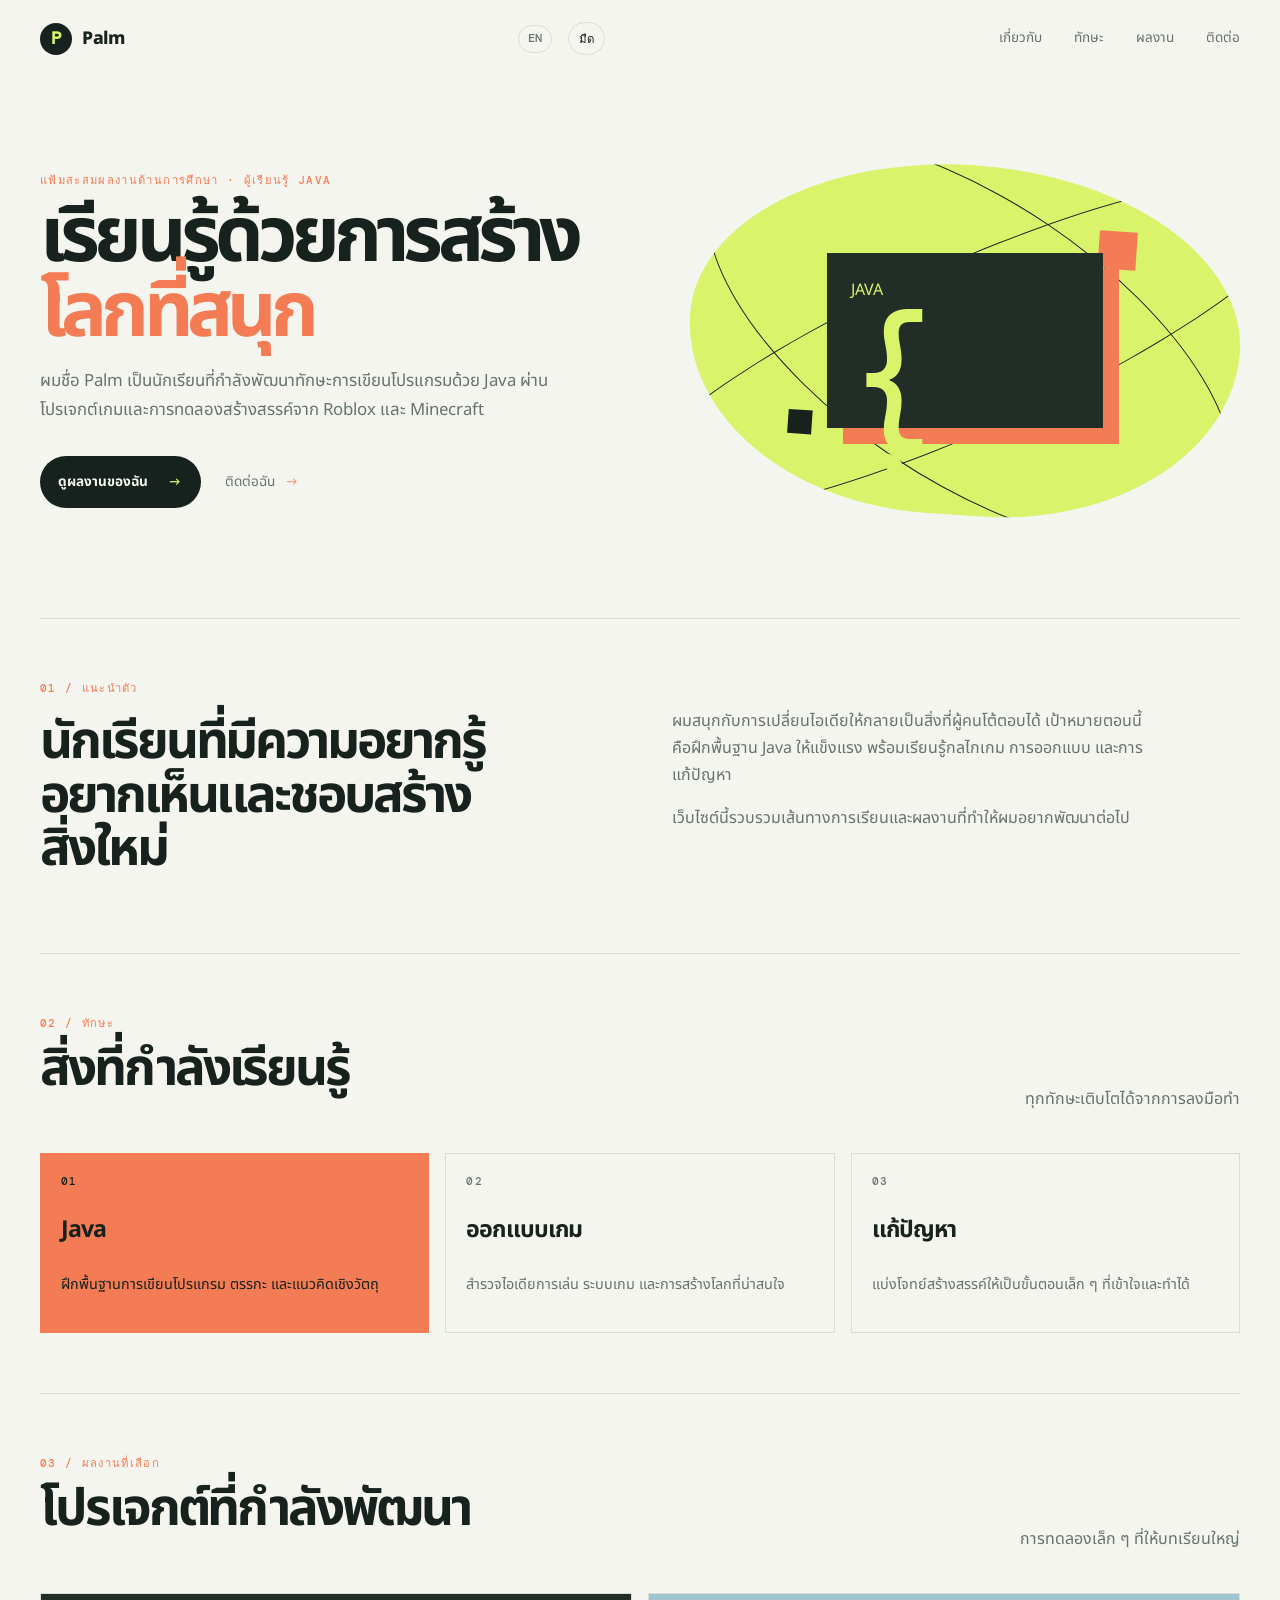
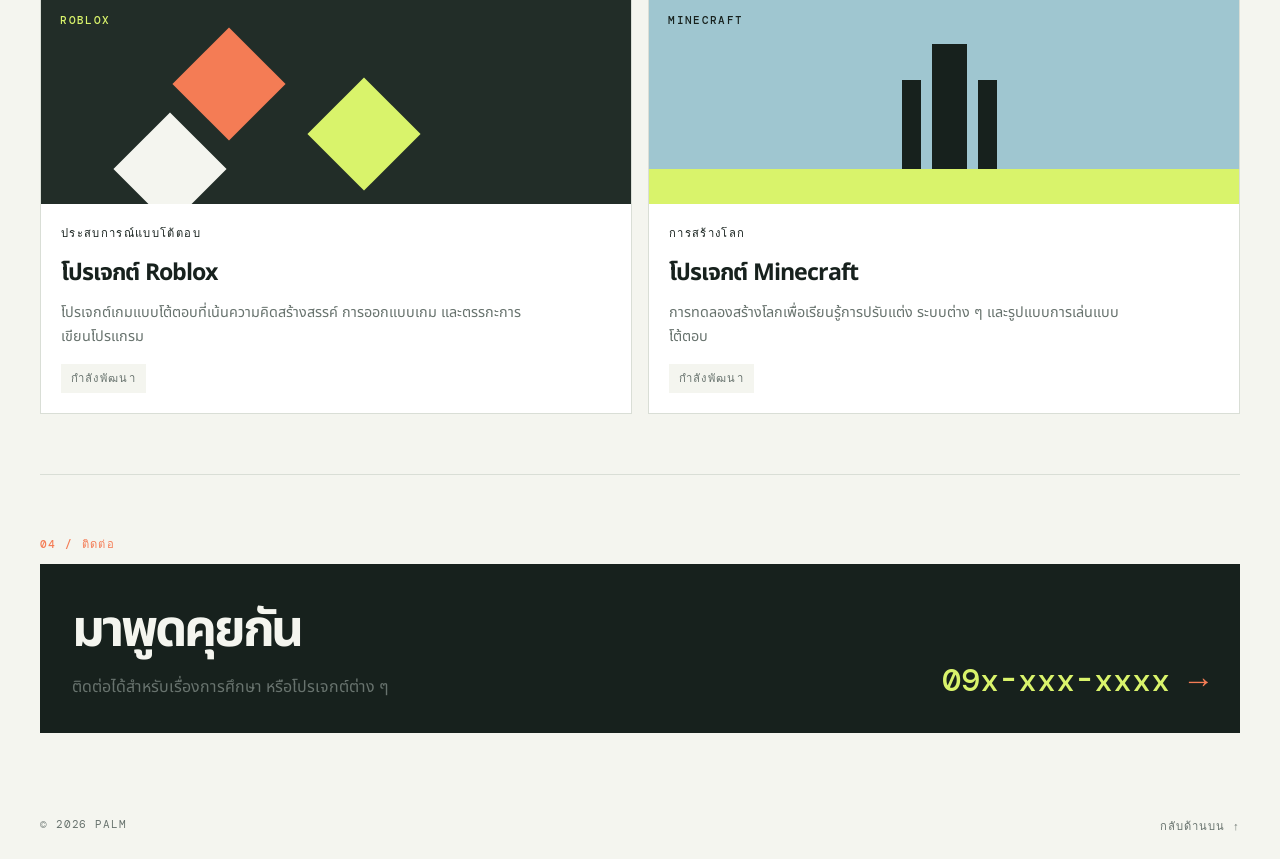
<file: index.html>
<!doctype html>
<html lang="th">
  <head>
    <meta charset="UTF-8" />
    <meta name="viewport" content="width=device-width, initial-scale=1.0" />
    <meta name="description" content="แฟ้มสะสมผลงานด้านการศึกษาและ Java ของ Palm" />
    <title>Palm | แฟ้มสะสมผลงาน</title>
    <link rel="stylesheet" href="css/style.css" />
    <script src="js/script.js" defer></script>
  </head>
  <body>
    <header class="site-header" id="top">
      <a class="brand" href="#top" aria-label="หน้าแรก Palm"><span class="brand-mark">P</span><span>Palm</span></a>
      <div class="header-actions">
        <a class="language-switch" href="en.html" lang="en">EN</a>
        <button class="theme-toggle" type="button" aria-pressed="false" aria-label="เปลี่ยนเป็นโหมดมืด"><span class="theme-label">มืด</span></button>
        <button class="menu-toggle" type="button" aria-expanded="false" aria-controls="site-nav"><span class="sr-only">เปิดหรือปิดเมนู</span><span></span><span></span><span></span></button>
      </div>
      <nav class="site-nav" id="site-nav" aria-label="เมนูหลัก"><a href="#about">เกี่ยวกับ</a><a href="#skills">ทักษะ</a><a href="#projects">ผลงาน</a><a href="#contact">ติดต่อ</a></nav>
    </header>

    <main>
      <section class="hero section-shell" id="about">
        <div class="hero-copy">
          <p class="eyebrow">แฟ้มสะสมผลงานด้านการศึกษา · ผู้เรียนรู้ Java</p>
          <h1>เรียนรู้ด้วยการสร้าง <em>โลกที่สนุก</em></h1>
          <p class="hero-text">ผมชื่อ Palm เป็นนักเรียนที่กำลังพัฒนาทักษะการเขียนโปรแกรมด้วย Java ผ่านโปรเจกต์เกมและการทดลองสร้างสรรค์จาก Roblox และ Minecraft</p>
          <div class="hero-actions"><a class="button button-primary" href="#projects">ดูผลงานของฉัน <span>&rarr;</span></a><a class="text-link" href="#contact">ติดต่อฉัน <span>&rarr;</span></a></div>
        </div>
        <div class="hero-art" aria-label="ภาพประกอบแนวพิกเซล" role="img"><div class="orbit orbit-one"></div><div class="orbit orbit-two"></div><div class="pixel pixel-one"></div><div class="pixel pixel-two"></div><div class="pixel pixel-three"></div><div class="art-card"><span>JAVA</span><strong>{ }</strong><small>สร้างและเรียนรู้</small></div></div>
      </section>

      <section class="intro section-shell">
        <p class="section-kicker">01 / แนะนำตัว</p>
        <div class="intro-grid"><h2>นักเรียนที่มีความอยากรู้อยากเห็นและชอบสร้างสิ่งใหม่</h2><div><p>ผมสนุกกับการเปลี่ยนไอเดียให้กลายเป็นสิ่งที่ผู้คนโต้ตอบได้ เป้าหมายตอนนี้คือฝึกพื้นฐาน Java ให้แข็งแรง พร้อมเรียนรู้กลไกเกม การออกแบบ และการแก้ปัญหา</p><p>เว็บไซต์นี้รวบรวมเส้นทางการเรียนและผลงานที่ทำให้ผมอยากพัฒนาต่อไป</p></div></div>
      </section>

      <section class="skills section-shell" id="skills">
        <div class="section-heading"><div><p class="section-kicker">02 / ทักษะ</p><h2>สิ่งที่กำลังเรียนรู้</h2></div><p>ทุกทักษะเติบโตได้จากการลงมือทำ</p></div>
        <div class="skill-grid"><article class="skill-card featured"><span class="skill-number">01</span><h3>Java</h3><p>ฝึกพื้นฐานการเขียนโปรแกรม ตรรกะ และแนวคิดเชิงวัตถุ</p></article><article class="skill-card"><span class="skill-number">02</span><h3>ออกแบบเกม</h3><p>สำรวจไอเดียการเล่น ระบบเกม และการสร้างโลกที่น่าสนใจ</p></article><article class="skill-card"><span class="skill-number">03</span><h3>แก้ปัญหา</h3><p>แบ่งโจทย์สร้างสรรค์ให้เป็นขั้นตอนเล็ก ๆ ที่เข้าใจและทำได้</p></article></div>
      </section>

      <section class="projects section-shell" id="projects">
        <div class="section-heading"><div><p class="section-kicker">03 / ผลงานที่เลือก</p><h2>โปรเจกต์ที่กำลังพัฒนา</h2></div><p>การทดลองเล็ก ๆ ที่ให้บทเรียนใหญ่</p></div>
        <div class="project-grid">
          <article class="project-card project-roblox"><div class="project-visual"><span class="visual-label">ROBLOX</span><span class="cube cube-a"></span><span class="cube cube-b"></span><span class="cube cube-c"></span></div><div class="project-content"><p class="project-type">ประสบการณ์แบบโต้ตอบ</p><h3>โปรเจกต์ Roblox</h3><p>โปรเจกต์เกมแบบโต้ตอบที่เน้นความคิดสร้างสรรค์ การออกแบบเกม และตรรกะการเขียนโปรแกรม</p><span class="project-status">กำลังพัฒนา</span></div></article>
          <article class="project-card project-minecraft"><div class="project-visual"><span class="visual-label">MINECRAFT</span><span class="pixel-tree"></span><span class="pixel-ground"></span></div><div class="project-content"><p class="project-type">การสร้างโลก</p><h3>โปรเจกต์ Minecraft</h3><p>การทดลองสร้างโลกเพื่อเรียนรู้การปรับแต่ง ระบบต่าง ๆ และรูปแบบการเล่นแบบโต้ตอบ</p><span class="project-status">กำลังพัฒนา</span></div></article>
        </div>
      </section>

      <section class="contact section-shell" id="contact"><p class="section-kicker">04 / ติดต่อ</p><div class="contact-box"><div><h2>มาพูดคุยกัน</h2><p>ติดต่อได้สำหรับเรื่องการศึกษา หรือโปรเจกต์ต่าง ๆ</p></div><a class="contact-number" href="tel:09x-xxx-xxxx">09x-xxx-xxxx <span>&rarr;</span></a></div></section>
    </main>
    <footer class="site-footer section-shell"><span>&copy; <span id="year">2026</span> Palm</span><a href="#top">กลับด้านบน &uarr;</a></footer>
  </body>
</html>
</file>
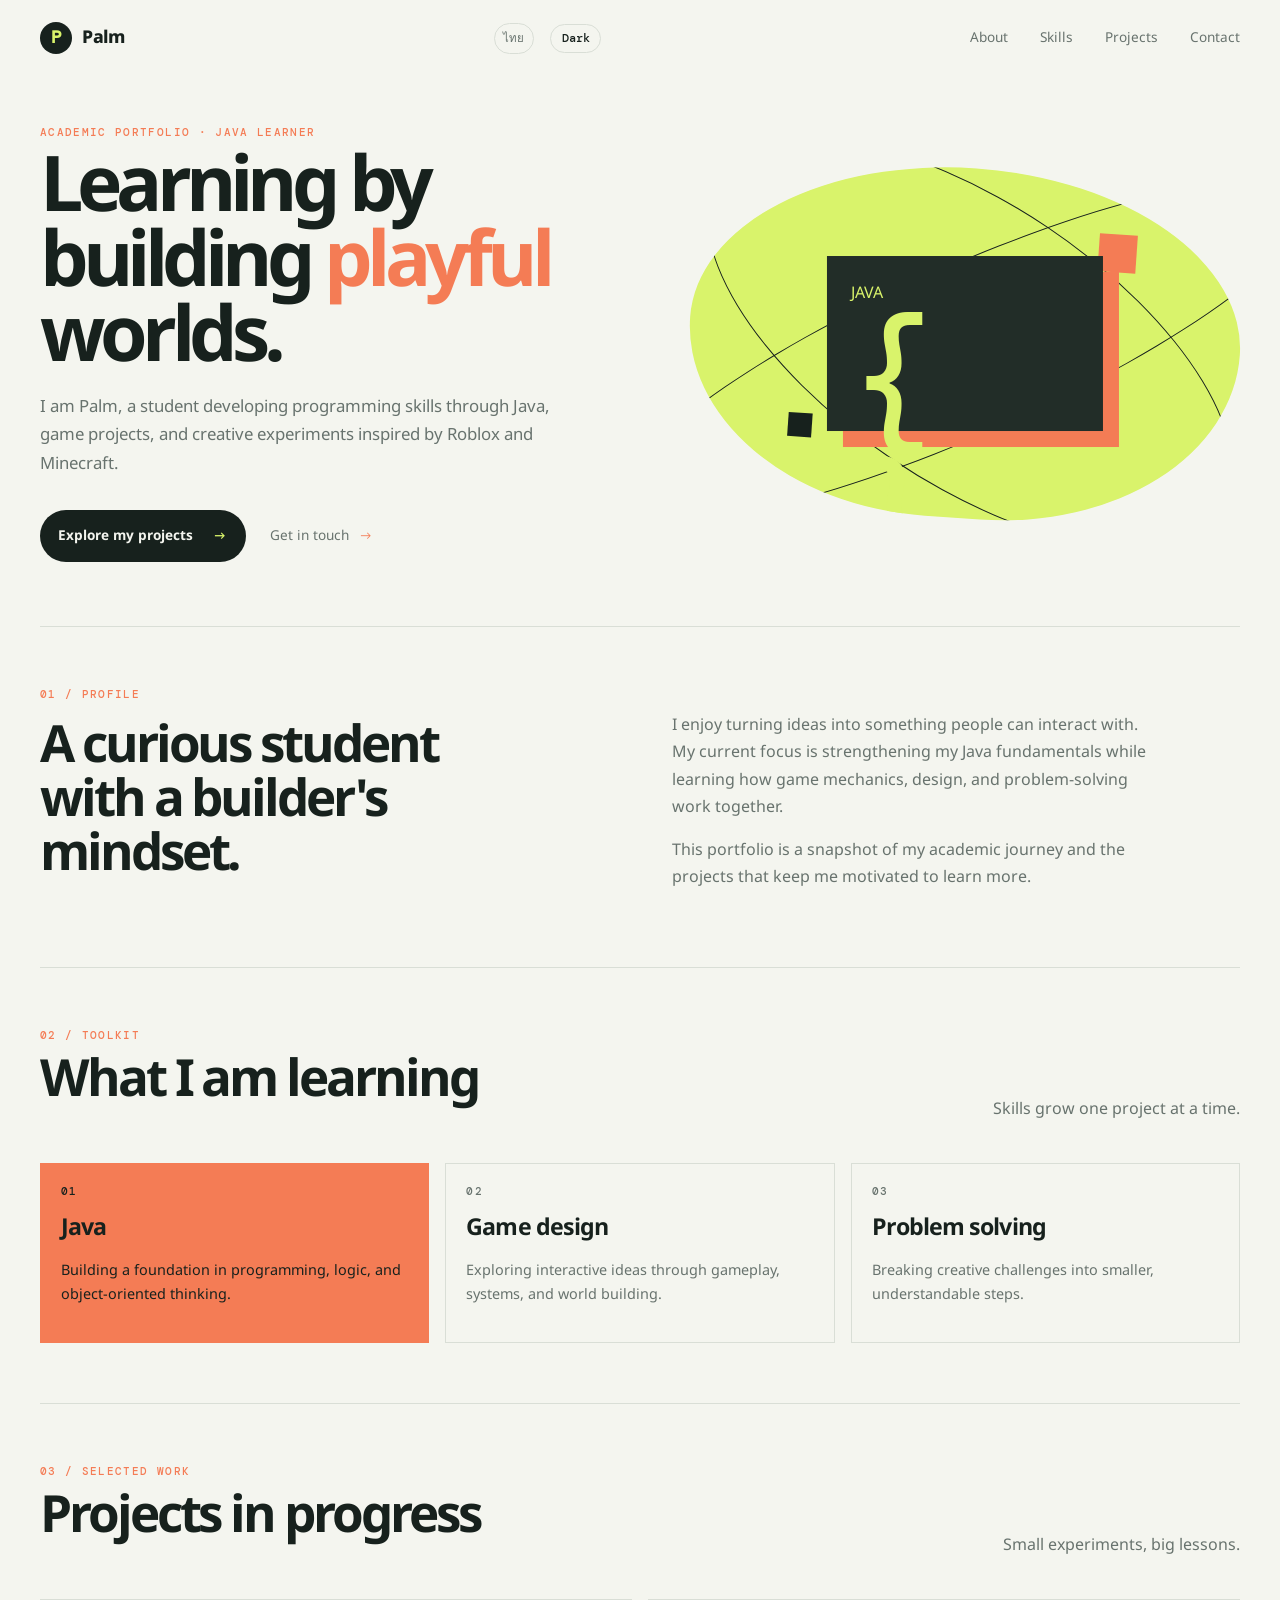
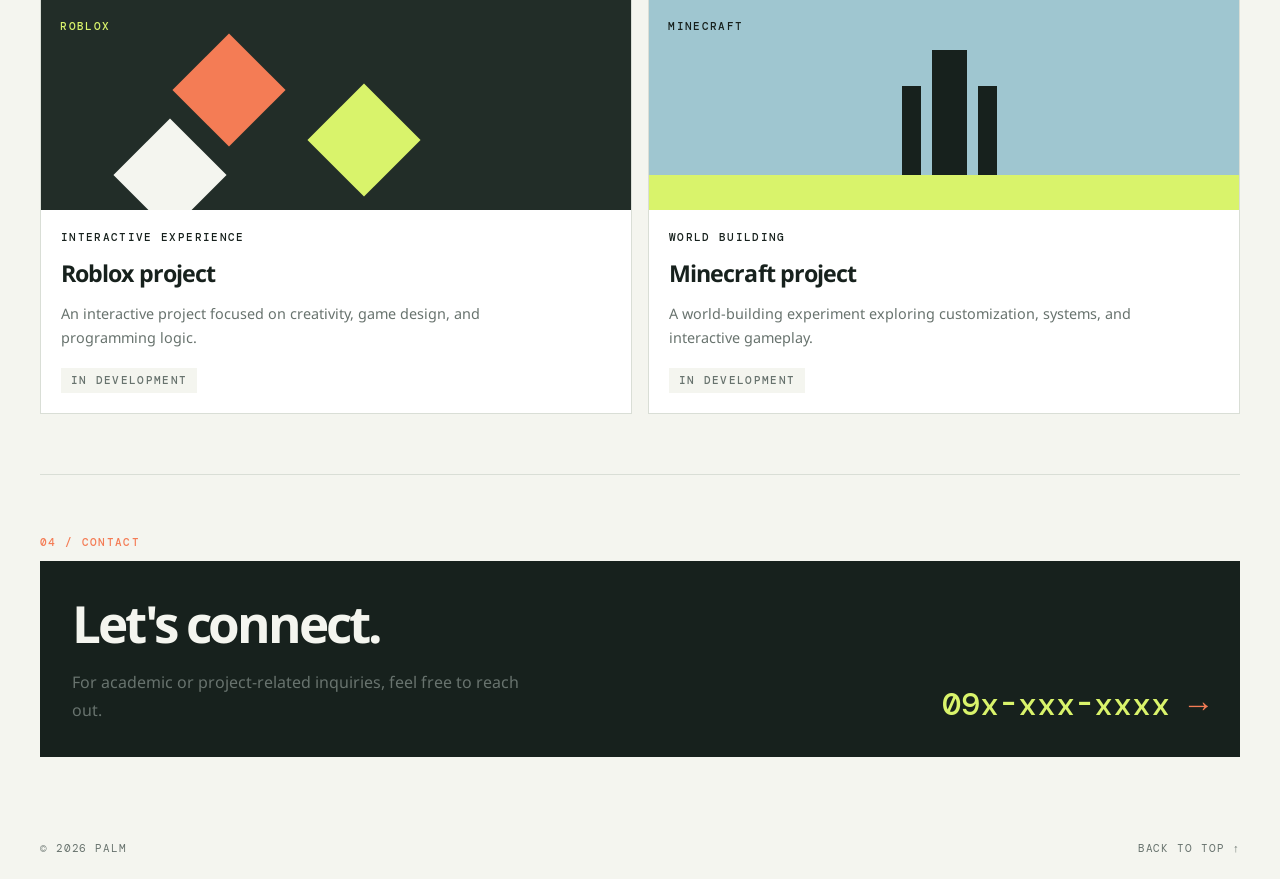
<file: en.html>
<!doctype html>
<html lang="en">
  <head>
    <meta charset="UTF-8" />
    <meta name="viewport" content="width=device-width, initial-scale=1.0" />
    <meta name="description" content="Palm's academic resume and Java portfolio." />
    <title>Palm | Academic Portfolio</title>
    <link rel="stylesheet" href="css/style.css" />
    <script src="js/script.js" defer></script>
  </head>
  <body>
    <header class="site-header" id="top">
      <a class="brand" href="#top" aria-label="Palm home"><span class="brand-mark">P</span><span>Palm</span></a>
      <div class="header-actions">
        <a class="language-switch" href="index.html" lang="th">ไทย</a>
        <button class="theme-toggle" type="button" aria-pressed="false" aria-label="Switch to dark mode"><span class="theme-label">Dark</span></button>
        <button class="menu-toggle" type="button" aria-expanded="false" aria-controls="site-nav"><span class="sr-only">Toggle navigation</span><span></span><span></span><span></span></button>
      </div>
      <nav class="site-nav" id="site-nav" aria-label="Main navigation"><a href="#about">About</a><a href="#skills">Skills</a><a href="#projects">Projects</a><a href="#contact">Contact</a></nav>
    </header>

    <main>
      <section class="hero section-shell" id="about">
        <div class="hero-copy">
          <p class="eyebrow">Academic portfolio · Java learner</p>
          <h1>Learning by building <em>playful</em> worlds.</h1>
          <p class="hero-text">I am Palm, a student developing programming skills through Java, game projects, and creative experiments inspired by Roblox and Minecraft.</p>
          <div class="hero-actions"><a class="button button-primary" href="#projects">Explore my projects <span>&rarr;</span></a><a class="text-link" href="#contact">Get in touch <span>&rarr;</span></a></div>
        </div>
        <div class="hero-art" aria-label="Abstract pixel-inspired illustration" role="img"><div class="orbit orbit-one"></div><div class="orbit orbit-two"></div><div class="pixel pixel-one"></div><div class="pixel pixel-two"></div><div class="pixel pixel-three"></div><div class="art-card"><span>JAVA</span><strong>{ }</strong><small>build and learn</small></div></div>
      </section>

      <section class="intro section-shell">
        <p class="section-kicker">01 / Profile</p>
        <div class="intro-grid"><h2>A curious student with a builder's mindset.</h2><div><p>I enjoy turning ideas into something people can interact with. My current focus is strengthening my Java fundamentals while learning how game mechanics, design, and problem-solving work together.</p><p>This portfolio is a snapshot of my academic journey and the projects that keep me motivated to learn more.</p></div></div>
      </section>

      <section class="skills section-shell" id="skills">
        <div class="section-heading"><div><p class="section-kicker">02 / Toolkit</p><h2>What I am learning</h2></div><p>Skills grow one project at a time.</p></div>
        <div class="skill-grid"><article class="skill-card featured"><span class="skill-number">01</span><h3>Java</h3><p>Building a foundation in programming, logic, and object-oriented thinking.</p></article><article class="skill-card"><span class="skill-number">02</span><h3>Game design</h3><p>Exploring interactive ideas through gameplay, systems, and world building.</p></article><article class="skill-card"><span class="skill-number">03</span><h3>Problem solving</h3><p>Breaking creative challenges into smaller, understandable steps.</p></article></div>
      </section>

      <section class="projects section-shell" id="projects">
        <div class="section-heading"><div><p class="section-kicker">03 / Selected work</p><h2>Projects in progress</h2></div><p>Small experiments, big lessons.</p></div>
        <div class="project-grid">
          <article class="project-card project-roblox"><div class="project-visual"><span class="visual-label">ROBLOX</span><span class="cube cube-a"></span><span class="cube cube-b"></span><span class="cube cube-c"></span></div><div class="project-content"><p class="project-type">Interactive experience</p><h3>Roblox project</h3><p>An interactive project focused on creativity, game design, and programming logic.</p><span class="project-status">In development</span></div></article>
          <article class="project-card project-minecraft"><div class="project-visual"><span class="visual-label">MINECRAFT</span><span class="pixel-tree"></span><span class="pixel-ground"></span></div><div class="project-content"><p class="project-type">World building</p><h3>Minecraft project</h3><p>A world-building experiment exploring customization, systems, and interactive gameplay.</p><span class="project-status">In development</span></div></article>
        </div>
      </section>

      <section class="contact section-shell" id="contact"><p class="section-kicker">04 / Contact</p><div class="contact-box"><div><h2>Let's connect.</h2><p>For academic or project-related inquiries, feel free to reach out.</p></div><a class="contact-number" href="tel:09x-xxx-xxxx">09x-xxx-xxxx <span>&rarr;</span></a></div></section>
    </main>
    <footer class="site-footer section-shell"><span>&copy; <span id="year">2026</span> Palm</span><a href="#top">Back to top &uarr;</a></footer>
  </body>
</html>
</file>
<file: css/style.css>
@import url('https://fonts.googleapis.com/css2?family=DM+Mono:wght@400;500&family=Manrope:wght@400;500;600;700;800&family=Noto+Sans+Thai:wght@400;500;600;700;800&display=swap');

:root { --ink:#17211d; --muted:#68736e; --paper:#f4f5ef; --line:#d9ded6; --lime:#d9f36b; --orange:#f47c55; --dark:#222d28; --card:#fff; }
html[data-theme="dark"] { --ink:#eef4eb; --muted:#a8b4ad; --paper:#121a16; --line:#304039; --lime:#d9f36b; --orange:#ff966f; --dark:#1e2923; --card:#1c2721; }
* { box-sizing:border-box; }
html { scroll-behavior:smooth; }
body { margin:0; background:var(--paper); color:var(--ink); font-family:'Noto Sans Thai',Manrope,Arial,sans-serif; line-height:1.7; }
a { color:inherit; }
.site-header { width:min(100% - 3rem,1200px); margin:auto; padding:1.4rem 0; display:flex; justify-content:space-between; align-items:center; }
.brand { display:flex; gap:.65rem; align-items:center; text-decoration:none; font-weight:800; letter-spacing:-.04em; font-size:1.1rem; }
.brand-mark { width:2rem; height:2rem; border-radius:50%; background:var(--ink); color:var(--lime); display:grid; place-items:center; font-family:'DM Mono',monospace; }
.header-actions { display:flex; align-items:center; gap:1rem; }
.language-switch { padding:.35rem .55rem; border:1px solid var(--line); border-radius:99px; color:var(--muted); font:500 .72rem 'DM Mono',monospace; text-decoration:none; }.language-switch:hover { border-color:var(--orange); color:var(--orange); }
.site-nav { display:flex; gap:2rem; align-items:center; font-size:.85rem; color:var(--muted); }
.site-nav a,.text-link,.site-footer a { text-decoration:none; }
.site-nav a:hover,.site-nav a:focus-visible,.text-link:hover,.site-footer a:hover { color:var(--orange); }
.theme-toggle { display:flex; align-items:center; gap:.35rem; padding:.4rem .65rem; border:1px solid var(--line); border-radius:99px; background:transparent; color:var(--ink); font:500 .72rem 'DM Mono',monospace; cursor:pointer; }.theme-toggle:hover { border-color:var(--orange); color:var(--orange); }
.menu-toggle { display:none; background:none; border:0; padding:.4rem; }
.section-shell { width:min(100% - 3rem,1200px); margin:auto; }
.hero { min-height:540px; display:grid; grid-template-columns:1.05fr .95fr; align-items:center; gap:2.5rem; padding:3rem 0 4rem; }
.eyebrow,.section-kicker,.project-type,.skill-number,.project-status,.visual-label { font:500 .7rem 'DM Mono',monospace; text-transform:uppercase; letter-spacing:.12em; }
.eyebrow,.section-kicker { color:var(--orange); }
h1,h2,h3,p { margin-top:0; }
h1 { max-width:720px; margin:.75rem 0 1rem; font-size:clamp(2.8rem,6vw,5.4rem); line-height:.98; letter-spacing:-.075em; }
h1 em { color:var(--orange); font-style:normal; }
h2 { margin:.5rem 0 1rem; font-size:clamp(2rem,4vw,3.5rem); line-height:1.05; letter-spacing:-.06em; }
h3 { margin:.35rem 0 .5rem; font-size:1.45rem; letter-spacing:-.04em; }
.hero-text { max-width:510px; color:var(--muted); font-size:1.05rem; }
.hero-actions { display:flex; align-items:center; gap:1.5rem; margin-top:2rem; }
.button { padding:.9rem 1.15rem; border-radius:99px; text-decoration:none; font-size:.85rem; font-weight:700; }
.button-primary { background:var(--ink); color:var(--paper); }.button-primary:hover { background:var(--orange); }.button span { margin-left:1rem; color:var(--lime); }
.text-link { color:var(--muted); font-size:.85rem; }.text-link span { color:var(--orange); margin-left:.4rem; }
.hero-art { min-height:350px; position:relative; overflow:hidden; background:var(--lime); border-radius:50% 50% 45% 45% / 48% 48% 52% 52%; transform:rotate(4deg); }
.orbit { position:absolute; border:1px solid var(--ink); border-radius:50%; }.orbit-one { width:135%; height:48%; top:28%; left:-17%; transform:rotate(-28deg); }.orbit-two { width:110%; height:80%; top:10%; left:-4%; transform:rotate(30deg); }
.pixel { position:absolute; background:var(--orange); }.pixel-one { width:38px;height:38px;right:20%;top:16%; }.pixel-two { width:24px;height:24px;left:19%;bottom:20%;background:var(--ink); }.pixel-three { width:18px;height:18px;right:29%;bottom:25%;background:var(--paper); }
.art-card { position:absolute; inset:25% 25%; background:var(--dark); color:var(--lime); padding:1.5rem; display:flex; flex-direction:column; justify-content:space-between; box-shadow:16px 16px 0 var(--orange); transform:rotate(-4deg); }.art-card strong { font:500 clamp(5rem,12vw,9rem) 'DM Mono',monospace; line-height:1; }.art-card small { color:var(--paper); font:400 .7rem 'DM Mono',monospace; }
.intro,.skills,.projects,.contact { padding:3.75rem 0; border-top:1px solid var(--line); }.intro-grid { display:grid; grid-template-columns:1fr 1fr; gap:4rem; }.intro-grid h2 { max-width:480px; }.intro-grid p,.section-heading>p,.contact-box p { color:var(--muted); max-width:480px; }
.section-heading { display:flex; justify-content:space-between; align-items:end; gap:2rem; margin-bottom:2.5rem; }.section-heading>p { margin:0; }
.skill-grid,.project-grid { display:grid; grid-template-columns:repeat(3,1fr); gap:1rem; }.skill-card { padding:1.25rem; min-height:180px; border:1px solid var(--line); display:flex; flex-direction:column; justify-content:space-between; }.skill-card.featured { background:var(--orange); border-color:var(--orange); }.skill-card p { color:var(--muted); font-size:.9rem; }.featured p { color:var(--ink); }.skill-number { color:var(--muted); }.featured .skill-number { color:var(--ink); }
.project-grid { grid-template-columns:repeat(2,1fr); }.project-card { border:1px solid var(--line); background:var(--card); }.project-visual { height:210px; position:relative; overflow:hidden; background:var(--dark); color:var(--lime); }.project-minecraft .project-visual { background:#9fc6d0; color:var(--ink); }.visual-label { position:absolute; top:1.2rem; left:1.2rem; z-index:2; }.cube { position:absolute; width:80px;height:80px; transform:rotate(45deg); background:var(--orange); }.cube-a { top:50px;left:25%; }.cube-b { top:100px;left:48%;background:var(--lime); }.cube-c { top:135px;left:15%;background:var(--paper); }.pixel-tree { position:absolute; width:35px;height:125px;background:var(--ink); left:48%;bottom:35px; box-shadow:-38px 28px 0 -8px var(--ink),38px 28px 0 -8px var(--ink); }.pixel-ground { position:absolute; bottom:0; width:100%; height:35px; background:var(--lime); }.project-content { padding:1.25rem; }.project-content>p:not(.project-type) { color:var(--muted); font-size:.9rem; max-width:480px; }.project-status { display:inline-block; padding:.35rem .6rem; background:var(--paper); color:var(--muted); }
.contact-box { background:var(--ink); color:var(--paper); padding:2rem; display:flex; justify-content:space-between; align-items:end; gap:2rem; }.contact-box p { margin-bottom:0; }.contact-number { color:var(--lime); font:500 clamp(1.2rem,3vw,2rem) 'DM Mono',monospace; text-decoration:none; white-space:nowrap; }.contact-number span { color:var(--orange); }
.site-footer { padding:1.5rem 0; display:flex; justify-content:space-between; color:var(--muted); font:400 .7rem 'DM Mono',monospace; text-transform:uppercase; letter-spacing:.08em; }
.sr-only { position:absolute; width:1px; height:1px; padding:0; margin:-1px; overflow:hidden; clip:rect(0,0,0,0); white-space:nowrap; border:0; }
:focus-visible { outline:3px solid var(--orange); outline-offset:4px; }
@media (max-width:700px) { .site-header,.section-shell { width:min(100% - 2rem,1200px); }.menu-toggle { display:flex; flex-direction:column; gap:4px; }.menu-toggle>span:not(.sr-only) { display:block;width:22px;height:2px;background:var(--ink); }.site-nav { display:none; position:absolute; top:4.5rem; left:1rem; right:1rem; padding:1rem; background:var(--ink); flex-direction:column; z-index:5; }.site-nav.is-open { display:flex; }.site-nav a { color:var(--paper); }.hero { min-height:auto; grid-template-columns:1fr; padding:2.5rem 0 3.5rem; }.hero-art { min-height:260px; }.intro,.skills,.projects,.contact { padding:3rem 0; }.intro-grid,.skill-grid,.project-grid { grid-template-columns:1fr; gap:1rem; }.intro-grid { gap:1.5rem; }.section-heading,.contact-box { align-items:flex-start; flex-direction:column; }.contact-box { padding:2rem; }.contact-number { white-space:normal; }.site-footer { width:min(100% - 2rem,1200px); } }
@media (prefers-reduced-motion:reduce) { html { scroll-behavior:auto; } * { animation-duration:.01ms !important; transition-duration:.01ms !important; } }
</file>
